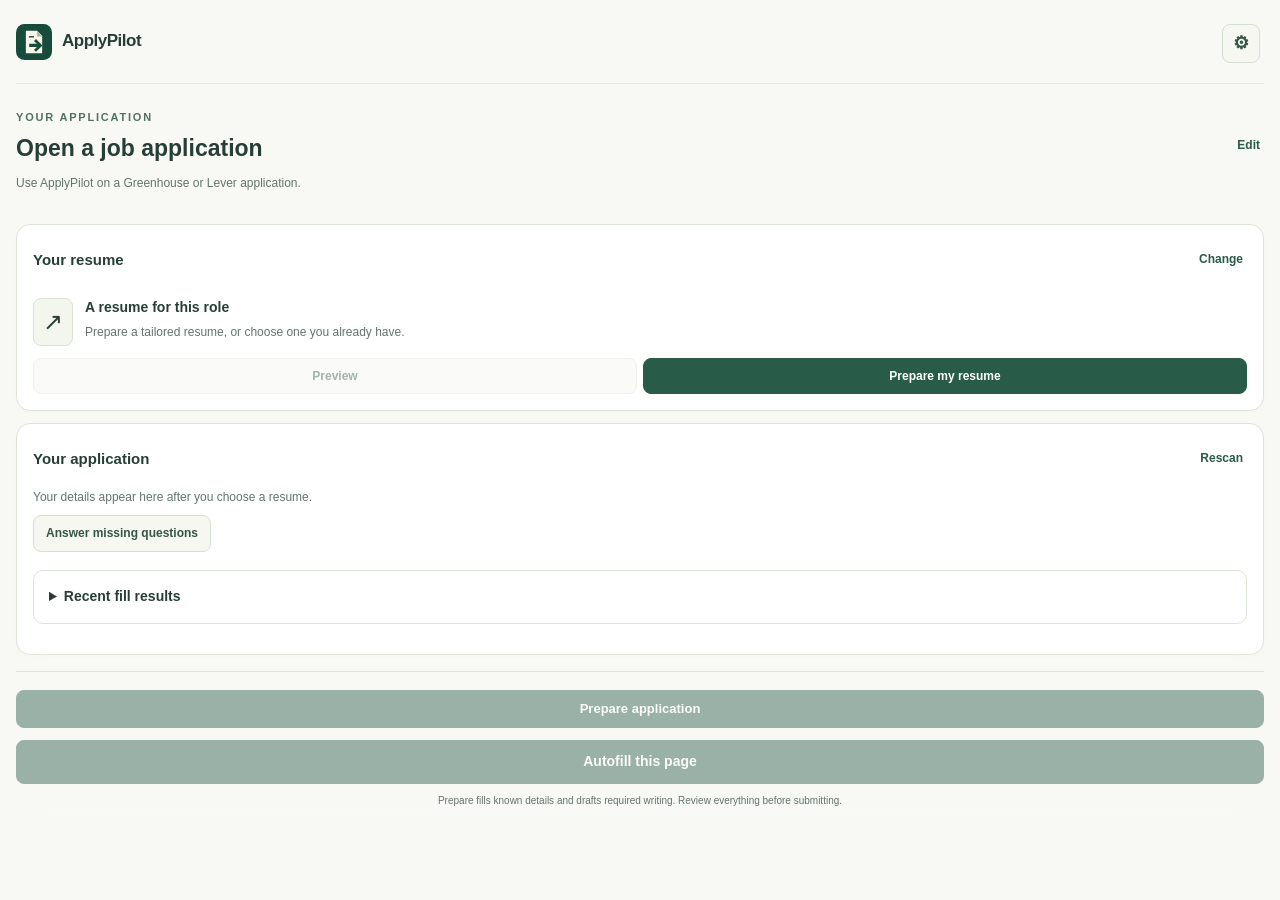
<file: extension/panel.html>
<!doctype html><html lang="en"><head><meta charset="utf-8"><meta name="viewport" content="width=device-width,initial-scale=1"><title>ApplyPilot</title><link rel="stylesheet" href="panel.css"><script src="core.js" defer></script><script src="panel.js" defer></script></head><body>
<header><img src="icons/logo.svg" width="36" height="36" alt=""><strong>ApplyPilot</strong><button id="settings-open" class="icon secondary" aria-label="Settings">⚙</button></header>
<div id="welcome" hidden><h1>Let’s connect Chrome.</h1><p>Open <strong>ApplyPilot.app</strong> once and enable the Chrome connection. After that, this panel starts everything for you.</p><button id="reconnect">Connect automatically</button><button id="setup" class="secondary">Open setup guide</button></div>
<main><div class="job-heading"><span class="eyebrow" id="job-company">YOUR APPLICATION</span><div class="section-title"><h1 id="job-title">Open a job application</h1><button id="edit-job" class="text-button">Edit</button></div><p id="page-info" class="hint">Use ApplyPilot on a Greenhouse or Lever application.</p><div id="links"></div></div>
<details id="generate-options"><summary>Job details</summary><p class="hint">Check the company, role and job description before preparing a resume. Preparation uses Gemini.</p><label>Company<input id="generate-company" maxlength="300"></label><label>Role<input id="generate-role" maxlength="300"></label><label>Job description<textarea id="generate-description" maxlength="30000"></textarea></label></details>
<section id="resume-section"><div class="section-title"><h2>Your resume</h2><button id="change-resume" class="text-button">Change</button></div><div id="resume-card"><span class="document-icon" aria-hidden="true">↗</span><div><strong id="resume-title">A resume for this role</strong><p id="packet-info" class="hint">Prepare a tailored resume, or choose one you already have.</p></div></div><div class="resume-actions"><button id="preview" class="secondary" disabled>Preview</button><button id="generate">Prepare my resume</button></div><details id="resume-library"><summary>Choose another resume</summary><label>Find a resume<input id="packet-search" type="search" placeholder="Company or role"></label><p id="packet-count" class="hint"></p><label>Saved resume<select id="packet"><option value="">Choose a company and role…</option></select></label><button id="refresh" class="secondary">Refresh</button><button id="download" class="secondary" disabled>Download PDF</button><button id="manage" class="secondary">Manage resumes</button></details><label class="check" id="match-label" hidden><input type="checkbox" id="match">I confirm this resume matches the company and role on this page.</label><a id="review-generated" hidden></a><button id="generated-confirm" hidden>Use this resume</button></section>
<section id="review-section"><div class="section-title"><h2>Your application</h2><button id="scan" class="text-button">Rescan</button></div><p id="review-summary" class="hint">Your details appear here after you choose a resume.</p><p id="history-note" class="hint"></p><button id="draft-all" class="secondary" hidden>Draft unanswered questions</button><button id="missing-answers" class="secondary">Answer missing questions</button><div id="fields"></div><details id="diagnostics"><summary>Recent fill results</summary><div id="diagnostic-results"></div><button id="retry-failed" class="secondary">Retry failed fields</button><button id="copy-diagnostics" class="secondary">Copy diagnostic report</button><textarea id="diagnostic-copy" readonly hidden aria-label="Diagnostic report"></textarea></details></section>
<button id="resume-job" hidden>Continue preparation</button><button id="cancel-job" class="secondary" hidden>Cancel preparation</button><div id="status" role="status" aria-live="polite"></div></main>
<footer><button id="prepare" disabled>Prepare application</button><button id="fill" disabled>Autofill this page</button><button id="undo" class="text-button" disabled>Undo last fills</button><p class="hint">Prepare fills known details and drafts required writing. Review everything before submitting.</p></footer>
<dialog id="settings-dialog"><div class="section-title"><h2>Settings</h2><button id="settings-close" class="text-button" aria-label="Close settings">Close</button></div><details id="connection"><summary>Connection · <span id="connection-state">Checking…</span></summary><p>Open ApplyPilot.app to enable or repair automatic connection.</p><button id="open-pairing" class="secondary">Manual pairing page</button><code id="extension-id"></code><label>Local app URL<input id="server" value="http://127.0.0.1:8765"></label><label>Pairing code<input id="code" autocomplete="off"></label><button id="pair">Connect with code</button><button id="disconnect" class="secondary">Disconnect this browser</button><p class="hint">Disable all access from the setup app to also revoke the local connector.</p></details>
<details id="preferences"><summary>Your saved details</summary><p class="hint">Save facts and exact answers you want reused. Requested written answers are checked automatically before filling. Explicit disclosure answers may be reused. Authorized recruitment and demographic data consent can fill automatically. Mixed agreements and attestations stay manual.</p><div id="facts"></div><h3>Application answers</h3><p class="hint">Leave unknown answers blank. These details are saved locally, separately from your resume.</p><div id="application-profile"></div><h3>Exact question and answer</h3><div id="saved-questions"></div><button id="add-question" class="secondary">Add answer</button><button id="save-preferences">Save details</button></details><details><summary>Saved progress · 30 days</summary><p class="hint">Restored written answers are checked again before filling. PDFs and application history are kept separately.</p><button id="clear-progress" class="secondary">Clear this application</button><button id="clear-all-progress" class="secondary">Clear all progress</button></details></dialog>
<dialog id="resume-dialog"><div class="section-title"><h2>Review your resume</h2><button id="preview-close" class="text-button">Close</button></div><p id="preview-label"></p><iframe id="pdf-preview" title="Resume PDF preview"></iframe><button id="preview-download" class="secondary">Download PDF</button><details><summary>Compare with source evidence</summary><div id="resume-evidence"></div></details><p class="hint">Preview the PDF and source evidence whenever you want.</p><button id="use-resume">Use this resume</button></dialog>
</body></html>
</file>
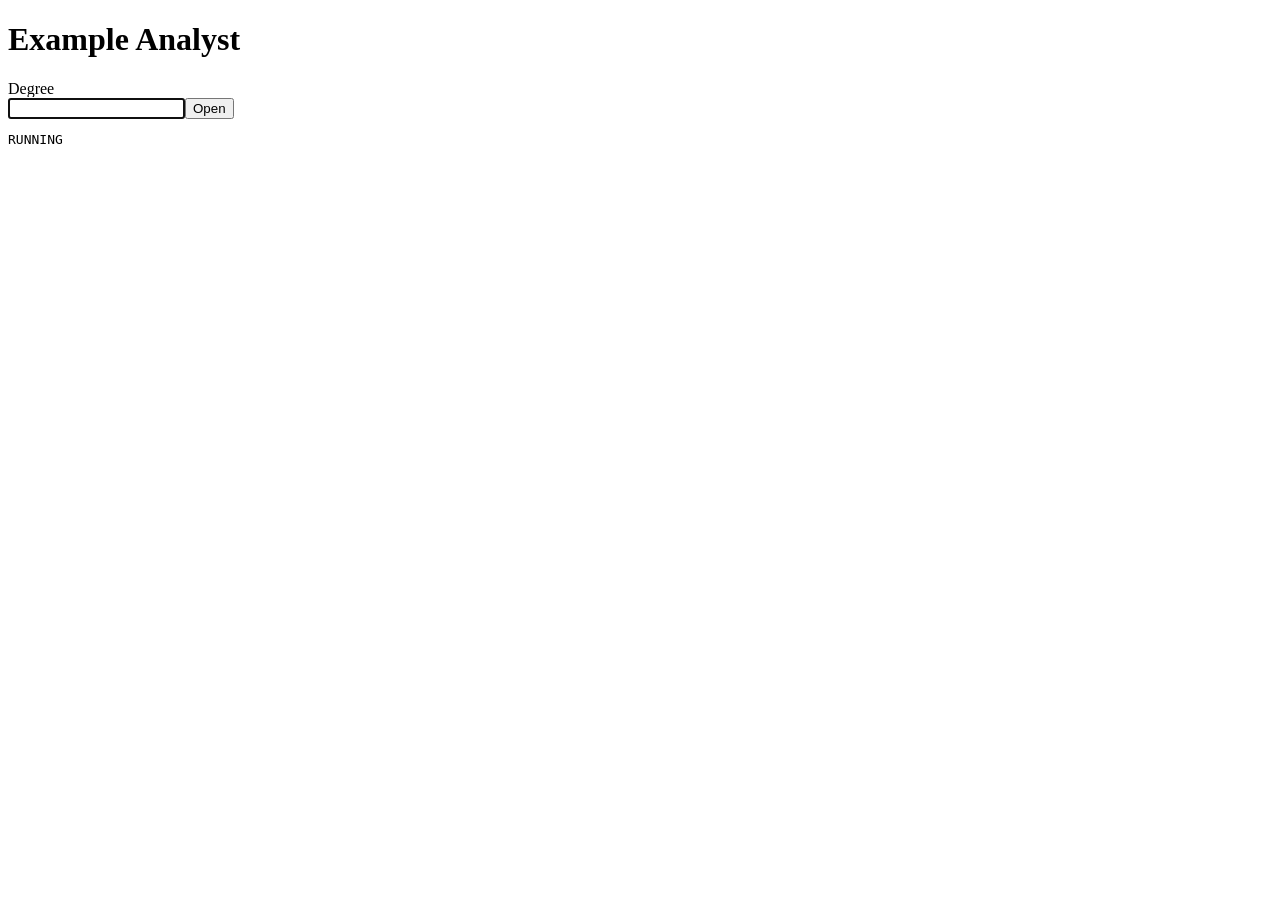
<file: extension/tests/controls.html>
<!doctype html><html><head><meta charset="utf-8"><title>Control regression fixtures</title></head><body>
<h1>Example Analyst</h1><form id="application"></form><pre id="results">RUNNING</pre>
<script src="../core.js"></script><script src="../content.js"></script><script src="controls.test.js"></script></body></html>
</file>
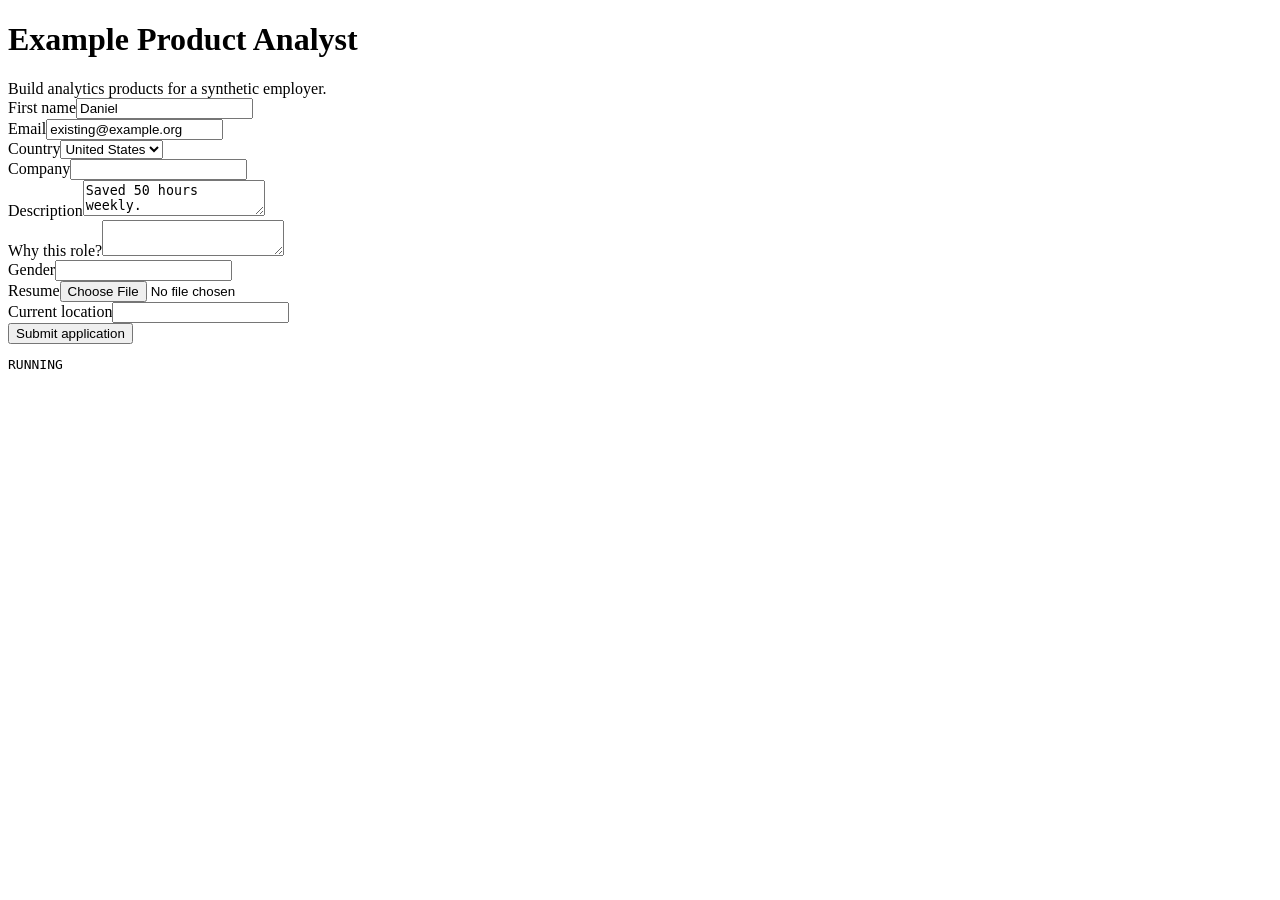
<file: extension/tests/greenhouse.html>
<!doctype html><html><head><meta charset="utf-8"><title>Synthetic Greenhouse test</title></head><body>
<h1>Example Product Analyst</h1><div id="content">Build analytics products for a synthetic employer.</div>
<form id="application"><div class="field"><label for="first">First name</label><input id="first"></div>
<div class="field"><label for="email">Email</label><input id="email" type="email" value="existing@example.org"></div>
<div class="field"><label for="country">Country</label><select id="country"><option value="">Choose</option><option value="US">United States</option></select></div>
<div class="employment"><div class="field"><label for="company">Company</label><input id="company"></div><div class="field"><label for="desc">Description</label><textarea id="desc"></textarea></div></div>
<div class="field"><label for="why">Why this role?</label><textarea id="why" maxlength="250"></textarea></div>
<div class="field"><label for="gender">Gender</label><input id="gender"></div>
<div class="field" id="upload"><label for="resume">Resume</label><input id="resume" type="file" accept=".pdf"><span id="receipt"></span></div>
<div class="field"><label for="custom">Current location</label><input id="custom" role="combobox" aria-controls="places"><div id="places" role="listbox" hidden><div role="option">Berkeley</div></div></div>
<button type="submit" id="submit">Submit application</button></form><pre id="results">RUNNING</pre>
<script src="../core.js"></script><script src="../content.js"></script><script src="browser.test.js"></script></body></html>
</file>
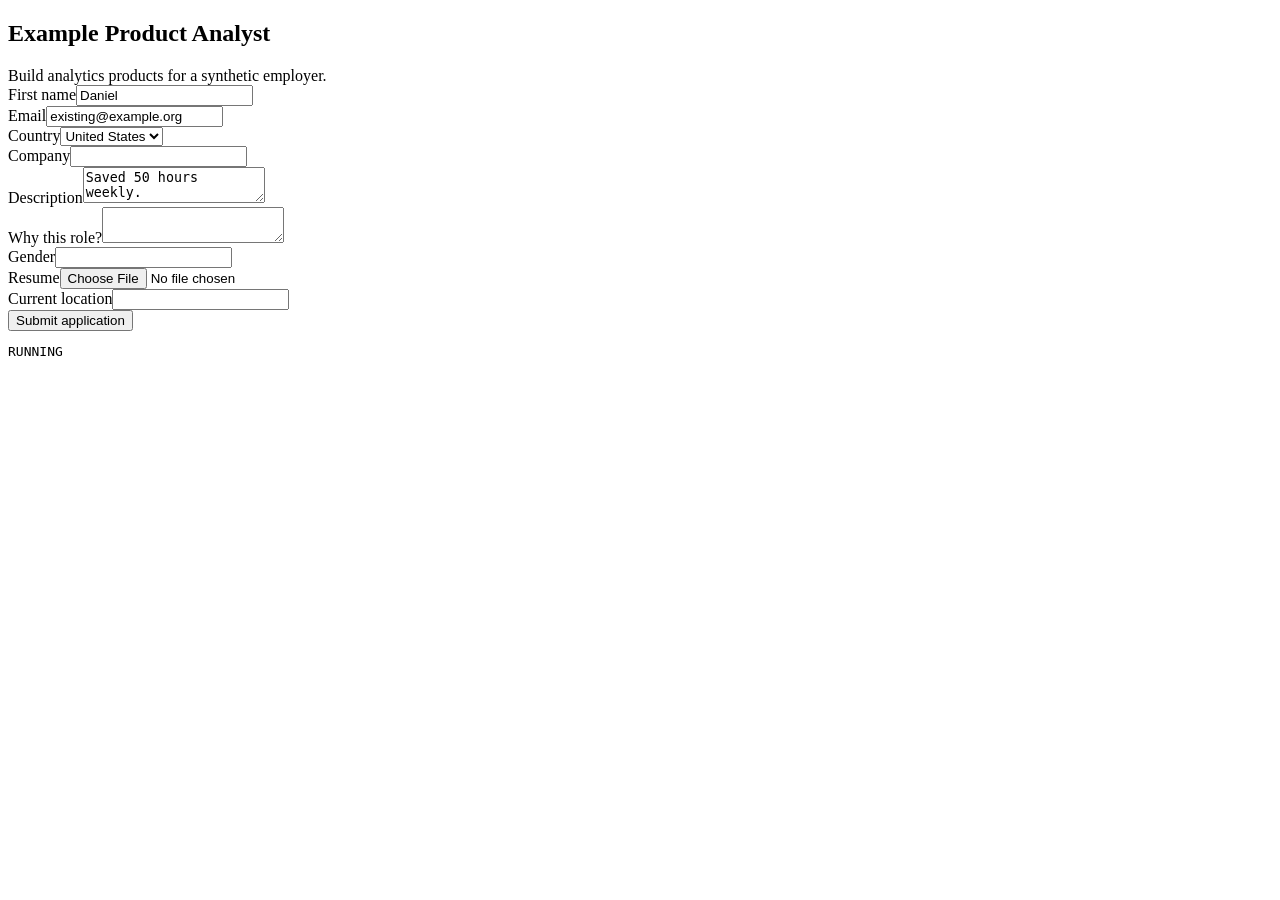
<file: extension/tests/lever.html>
<!doctype html><html><head><meta charset="utf-8"><title>Synthetic Lever test</title></head><body>
<div class="posting-headline"><h2>Example Product Analyst</h2></div><div class="section-wrapper">Build analytics products for a synthetic employer.</div>
<form id="application"><div class="application-question"><label for="first">First name</label><input id="first"></div>
<div class="application-question"><label for="email">Email</label><input id="email" type="email" value="existing@example.org"></div>
<div class="application-question"><label for="country">Country</label><select id="country"><option value="">Choose</option><option value="US">United States</option></select></div>
<div data-employment><div class="application-question"><label for="company">Company</label><input id="company"></div><div class="application-question"><label for="desc">Description</label><textarea id="desc"></textarea></div></div>
<div class="application-question"><label for="why">Why this role?</label><textarea id="why" maxlength="250"></textarea></div>
<div class="application-question"><label for="gender">Gender</label><input id="gender"></div>
<div class="application-question" id="upload"><label for="resume">Resume</label><input id="resume" type="file" accept=".pdf"><span id="receipt"></span></div>
<div class="application-question"><label for="custom">Current location</label><input id="custom" role="combobox" aria-controls="places"><div id="places" role="listbox" hidden><div role="option">Berkeley</div></div></div>
<button type="submit" id="submit">Submit application</button></form><pre id="results">RUNNING</pre>
<script src="../core.js"></script><script src="../content.js"></script><script src="browser.test.js"></script></body></html>
</file>
<file: extension/panel.css>
:root{color-scheme:light;font:13px/1.55 -apple-system,BlinkMacSystemFont,"Segoe UI",sans-serif;color:#273e38;background:#f6f7f1}*{box-sizing:border-box}body{margin:0;padding:20px;min-width:300px}header{padding:5px 0 15px}.eyebrow{font-size:10px;letter-spacing:1.8px;color:#507260;font-weight:700}h1{font:28px/1.2 Georgia,serif;margin:10px 0}h2{font-size:14px;margin:0}h3{font-size:12px}header p,.hint{font-size:11px;color:#64746b}section,details{border:1px solid #dce3d8;padding:15px;border-radius:10px;background:white;margin:14px 0}.section-title{display:flex;align-items:center;justify-content:space-between;gap:8px}summary{cursor:pointer;font-weight:600}label{display:block;font-size:12px;margin:12px 0 6px}input,select,textarea{font:inherit;display:block;width:100%;padding:9px;border:1px solid #cfd9cc;border-radius:5px;color:#273e38;background:white;margin-top:5px}textarea{resize:vertical;min-height:95px;line-height:1.6}select{font-size:12px}button{font-family:inherit;font-size:11px;font-weight:600;line-height:1.4;cursor:pointer;background:#285b48;color:white;border:1px solid #285b48;border-radius:6px;padding:9px 12px;margin:8px 4px 4px 0}button.secondary{background:#f5f7f0;border-color:#d5dfcf;color:#365646}button:disabled{opacity:.45;cursor:default}.check{display:flex;align-items:flex-start;gap:8px}.check input{width:auto;margin-top:4px}.field{border-top:1px solid #e2e8dd;padding:14px 0}.field h3{margin:0;font-size:12px}.field .hint{margin:4px 0;white-space:pre-wrap}.value{white-space:pre-wrap;overflow-wrap:anywhere;background:#f2f6ee;padding:10px;border-radius:5px;font-size:12px}.field-result{color:#285b48;font-size:11px;white-space:pre-wrap}.question-row{border-top:1px solid #dce3d8;margin-top:14px}code{font-size:11px;overflow-wrap:anywhere}footer{position:sticky;bottom:0;background:#f6f7f1;border-top:1px solid #dce3d8;padding:10px 0}footer button{width:100%;font-size:13px}#status{white-space:pre-wrap;font-size:12px;background:#e7efe1;border-radius:6px;padding:12px;position:sticky;bottom:110px;display:none}#status.visible{display:block}#status.error{background:#ffeddc;color:#803f21}a{color:#285b48;overflow-wrap:anywhere}pre{white-space:pre-wrap;font:11px/1.6 monospace;overflow-wrap:anywhere}button:focus-visible,input:focus-visible,textarea:focus-visible,select:focus-visible,summary:focus-visible{outline:2px solid #609577;outline-offset:3px}

header{display:flex;align-items:center;gap:13px}header h1{font-size:26px;margin:4px 0}header p{margin:4px 0}header img{flex:none}body{min-width:260px;padding:16px}#fields details{padding:10px;margin:10px 0}#fields summary{font-size:12px}.field button{min-height:36px}input,button,select,textarea{max-width:100%}[hidden]{display:none!important}#status{position:static;margin:12px 0}footer{box-shadow:0 -5px 15px #f6f7f1}#review-generated{display:block;margin:10px 0}input[type=checkbox]{min-width:16px;min-height:16px}
/* Compact application-first layout. Technical controls live in Settings. */
:root{font-size:14px;background:#f8f9f5}body{padding:16px}header{border-bottom:1px solid #e2e7de;padding:0 0 16px;gap:10px}header strong{font-size:17px;letter-spacing:-.5px}header .icon{margin-left:auto;font-size:18px;padding:6px 10px}h1{font:600 23px/1.3 -apple-system,BlinkMacSystemFont,"Segoe UI",sans-serif;margin:6px 0}h2{font-size:15px}.job-heading{padding:22px 0 6px}.job-heading .section-title{align-items:flex-start}.eyebrow{font-size:11px}#page-info{overflow-wrap:anywhere;margin:4px 0 14px}section{padding:16px;margin:12px 0;border-radius:14px;box-shadow:0 2px 4px #243e3304}button{font-size:12px;border-radius:8px;min-height:36px}button.text-button{background:transparent;border-color:transparent;color:#285b48;padding:5px 3px;margin:0;font-size:12px}#resume-card{display:flex;gap:12px;align-items:center;margin:20px 0 12px}#resume-card strong{font-size:14px}.document-icon{display:grid;place-items:center;width:40px;height:48px;border:1px solid #d9e2d3;background:#f2f6ed;border-radius:8px;font-size:24px;flex:none}#packet-info{margin:4px 0;white-space:pre-wrap}.resume-actions{display:flex;gap:6px}.resume-actions button{flex:1;margin:0}.hint{font-size:12px}#fields details{border:0;padding:0;margin:18px 0}#fields summary{font-size:13px}#fields .field{padding:12px 0}#fields .sources{background:#f7f9f4;padding:10px}#fields .sources summary{font-size:11px}#fields details.empty{display:none}#review-summary{margin-bottom:0}#history-note:empty{display:none}#status{margin:12px 0}footer{background:#f8f9f5;box-shadow:0 -8px 20px #f8f9f5;margin-top:16px;padding-bottom:0}footer #fill{font-size:14px;min-height:44px}footer .hint{text-align:center;font-size:10px;margin:5px 0}footer #undo{font-size:11px;margin:0}footer #undo:disabled{display:none}dialog{border:1px solid #d8e2d2;border-radius:14px;padding:18px;background:#fff;color:#273e38;width:calc(100% - 24px);max-width:600px;max-height:calc(100% - 24px);overflow:auto}dialog::backdrop{background:#17382c70}#pdf-preview{width:100%;height:380px;border:1px solid #dce3d8;border-radius:8px}#use-resume{width:100%;position:sticky;bottom:0}#resume-evidence p{font-size:12px;white-space:pre-wrap}#resume-evidence article{border-top:1px solid #e0e5dc;padding:10px 0}#welcome{padding:22px 0}#welcome p{font-size:13px}#resume-library:not([open]){display:none}#generate-options:not([open]){display:none}
</file>
